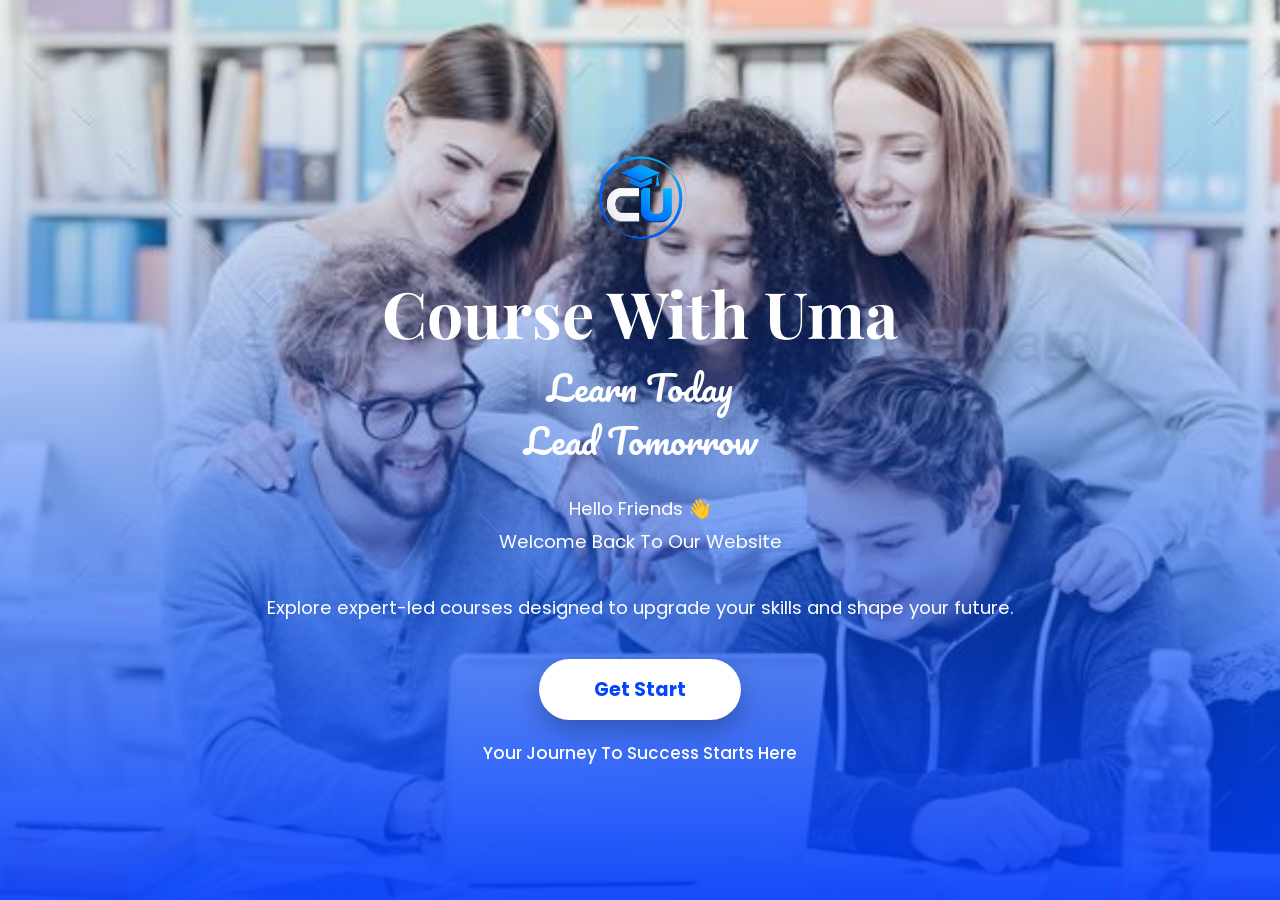
<file: index.html>
<!DOCTYPE html>
<html lang="en">
<head>
<meta charset="UTF-8">
<meta name="viewport" content="width=device-width, initial-scale=1.0">
<title>Course With Uma</title>

<link href="https://fonts.googleapis.com/css2?family=Pacifico&family=Poppins:wght@300;400;500;600;700&family=Playfair+Display:wght@700&display=swap" rel="stylesheet">


<style>


*{

margin:0;
padding:0;
box-sizing:border-box;

}



body{

height:100vh;

overflow:hidden;

font-family:'Poppins',sans-serif;

}




.hero{


height:100vh;

width:100%;


background:url("images/splash-bg.jpg") center/cover no-repeat;


position:relative;


display:flex;

align-items:center;

justify-content:center;


}





/* Bottom blue fade */

.overlay{


position:absolute;

inset:0;


background:

linear-gradient(

to top,

rgba(0,60,255,0.90) 0%,

rgba(0,80,255,0.55) 35%,

rgba(0,80,255,0.15) 75%,

rgba(0,80,255,0) 100%

);


}




/*.content{


position:relative;

z-index:2;


width:100%;


max-width:900px;


text-align:center;


color:white;


padding:20px;


transform:translateY(25px);


} */

.content{


position:relative;

z-index:2;


width:100%;


max-width:900px;


text-align:center;


color:white;


padding:20px;


/*transform:translateY(-15px);*/


}




.logo{


width:135px;


height:135px;


object-fit:contain;


margin-bottom:-1px;


}





h1{


font-family:'Playfair Display',serif;


font-size:4rem;


font-weight:700;


line-height:1.2;


}





h2{


font-family:'Pacifico',cursive;


font-size:2.2rem;


font-weight:400;


line-height:1.5;


margin-top:10px;


}




p{


font-family:'Poppins',sans-serif;


font-size:1.15rem;


font-weight:400;


line-height:1.8;


margin-top:25px;


}




.btn{


margin-top:35px;


display:inline-block;


padding:16px 55px;


background:white;


color:#0645ff;


text-decoration:none;


border-radius:50px;


font-size:1.2rem;


font-weight:700;


box-shadow:0 10px 25px rgba(0,0,0,.25);


}





.bottom{


margin-top:20px;


font-size:17px;


font-weight:500;


}





@media(max-width:768px){


.logo{

width:95px;

height:95px;

}


h1{

font-size:2.7rem;

}


h2{

font-size:1.5rem;

}


p{

font-size:1rem;

}


}



</style>

</head>

<body>

<section class="hero">

<div class="overlay"></div>

<div class="content">

<img src="images/logo2.jpg" class="logo">

<h1>Course With Uma</h1>

<h2>Learn Today<br>Lead Tomorrow</h2>

<p>
Hello Friends 👋<br>
Welcome Back To Our Website
<br><br>
Explore expert-led courses designed
to upgrade your skills and shape your future.
</p>

<a href="home.html" class="btn">
Get Start
</a>

<div class="bottom">
Your Journey To Success Starts Here
</div>

</div>

</section>

</body>
</html>
</file>
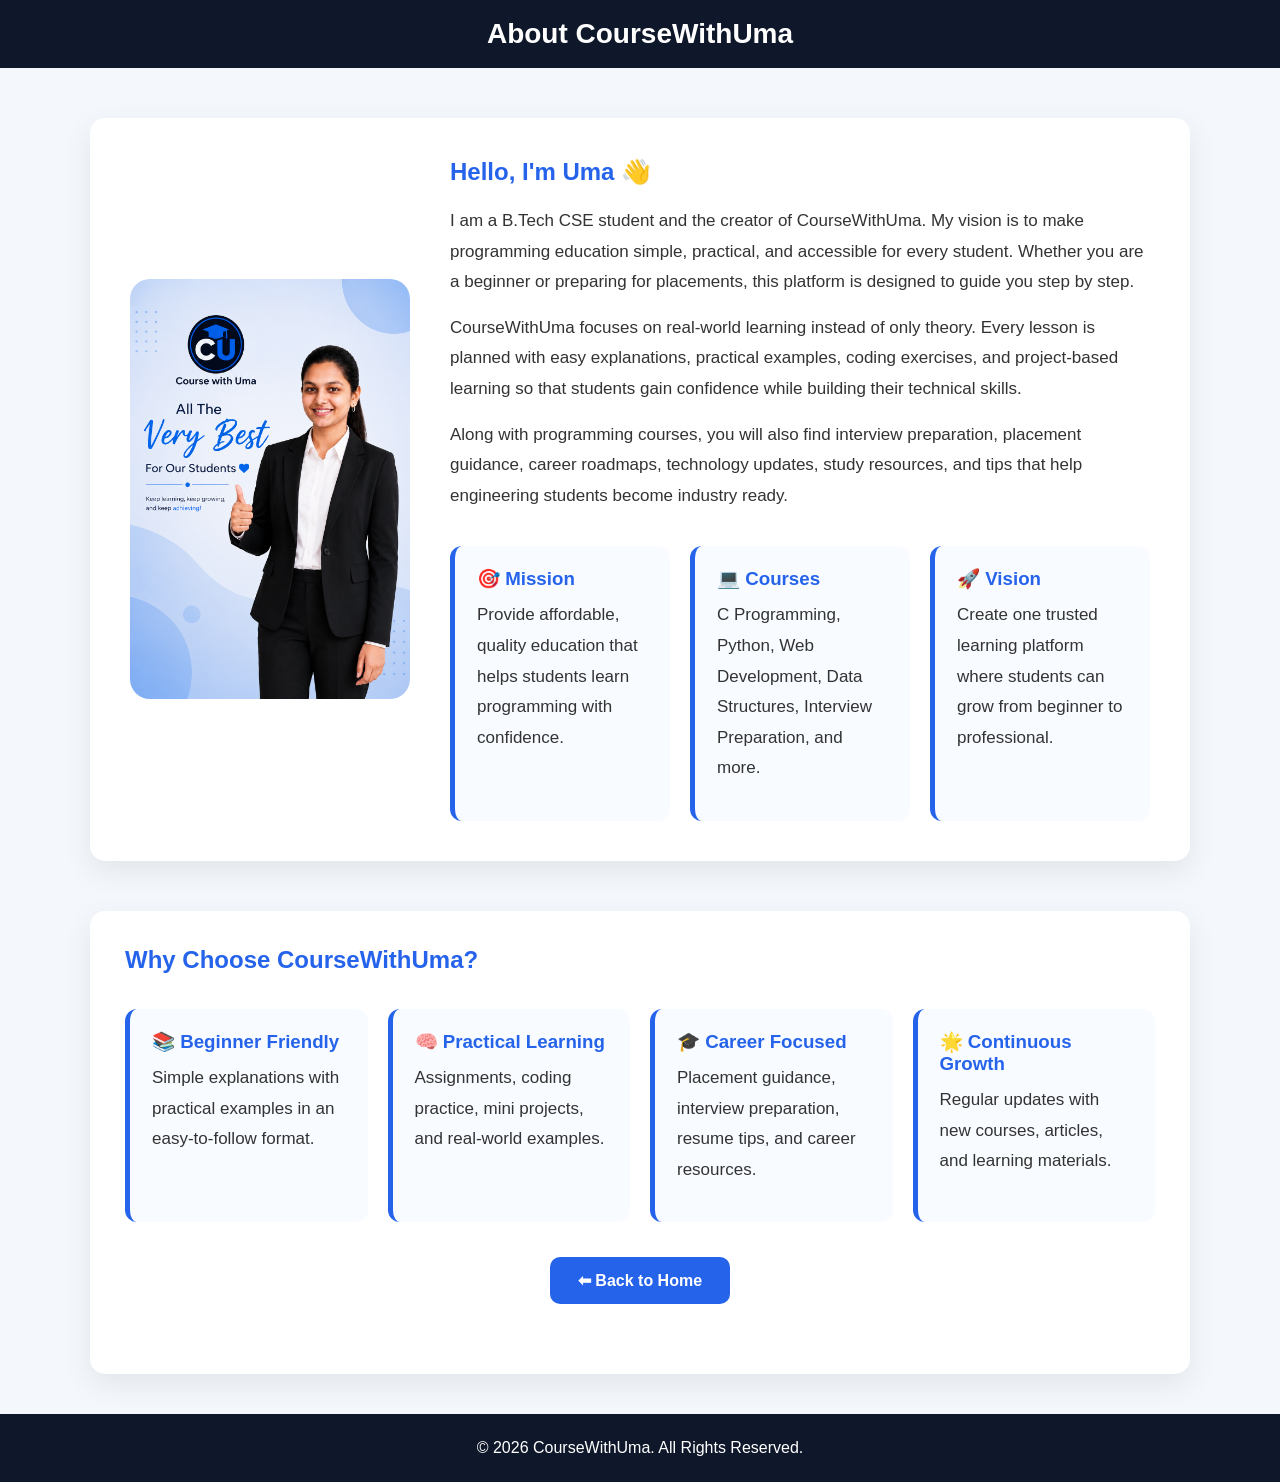
<file: about.html>
<!DOCTYPE html>
<html lang="en"><head><meta charset="UTF-8"><meta name="viewport" content="width=device-width,initial-scale=1.0"><title>About | CourseWithUma</title>
<style>
*{margin:0;padding:0;box-sizing:border-box;font-family:Segoe UI,sans-serif}
body{background:#f4f7fb;color:#333}
header{background:#0f172a;color:#fff;padding:18px;text-align:center;font-size:28px;font-weight:bold}
.container{max-width:1100px;margin:50px auto;background:#fff;border-radius:15px;padding:40px;box-shadow:0 10px 30px rgba(0,0,0,.08);display:flex;gap:40px;align-items:center;flex-wrap:wrap}
img{width:280px;border-radius:20px}
.content{flex:1}
.reveal{opacity:0;transform:translateY(30px);transition:all .6s ease}
.reveal.show{opacity:1;transform:translateY(0)}
h2{color:#2563eb;margin-bottom:20px}
p{line-height:1.8;font-size:17px;margin-bottom:15px}
.cards{display:grid;grid-template-columns:repeat(auto-fit,minmax(220px,1fr));gap:20px;margin-top:35px}
.card{background:#f8fbff;padding:22px;border-radius:12px;transition:.3s;border-left:5px solid #2563eb}
.card:hover{transform:translateY(-6px);box-shadow:0 10px 25px rgba(37,99,235,.15)}
.section{max-width:1100px;margin:0 auto 40px;background:#fff;padding:35px;border-radius:15px;box-shadow:0 10px 30px rgba(0,0,0,.08)}
.card h3{color:#2563eb;margin-bottom:10px}
.back{text-align:center;margin:35px 0}
.back a{display:inline-block;background:#2563eb;color:#fff;text-decoration:none;padding:14px 28px;border-radius:10px;font-weight:600;transition:.3s}
.back a:hover{background:#1d4ed8;transform:translateY(-3px)}
footer{text-align:center;padding:25px;background:#0f172a;color:#fff;margin-top:40px}
</style></head><body>
<header>About CourseWithUma</header>
<div class="container">
<img class="reveal" src="images/uma.png">
<div class="content">
<h2 class="reveal">Hello, I'm Uma 👋</h2>
<p class="reveal">I am a B.Tech CSE student and the creator of CourseWithUma. My vision is to make programming education simple, practical, and accessible for every student. Whether you are a beginner or preparing for placements, this platform is designed to guide you step by step.</p>
<p class="reveal">CourseWithUma focuses on real-world learning instead of only theory. Every lesson is planned with easy explanations, practical examples, coding exercises, and project-based learning so that students gain confidence while building their technical skills.</p>
<p class="reveal">Along with programming courses, you will also find interview preparation, placement guidance, career roadmaps, technology updates, study resources, and tips that help engineering students become industry ready.</p>
<div class="cards">
<div class="card reveal"><h3>🎯 Mission</h3><p>Provide affordable, quality education that helps students learn programming with confidence.</p></div>
<div class="card reveal"><h3>💻 Courses</h3><p>C Programming, Python, Web Development, Data Structures, Interview Preparation, and more.</p></div>
<div class="card reveal"><h3>🚀 Vision</h3><p>Create one trusted learning platform where students can grow from beginner to professional.</p></div>
</div></div></div>
<div class="section">
<h2 class="reveal">Why Choose CourseWithUma?</h2>
<div class="cards">
<div class="card reveal"><h3>📚 Beginner Friendly</h3><p>Simple explanations with practical examples in an easy-to-follow format.</p></div>
<div class="card reveal"><h3>🧠 Practical Learning</h3><p>Assignments, coding practice, mini projects, and real-world examples.</p></div>
<div class="card reveal"><h3>🎓 Career Focused</h3><p>Placement guidance, interview preparation, resume tips, and career resources.</p></div>
<div class="card reveal"><h3>🌟 Continuous Growth</h3><p>Regular updates with new courses, articles, and learning materials.</p></div>
</div>
<div class="back reveal"><a href="home.html">⬅ Back to Home</a></div>
</div>
<footer>© 2026 CourseWithUma. All Rights Reserved.</footer>
<script>
const obs=new IntersectionObserver(es=>es.forEach(e=>{if(e.isIntersecting)e.target.classList.add('show')}),{threshold:.1});
document.querySelectorAll('.reveal').forEach(el=>obs.observe(el));
</script>
</body></html>
</file>
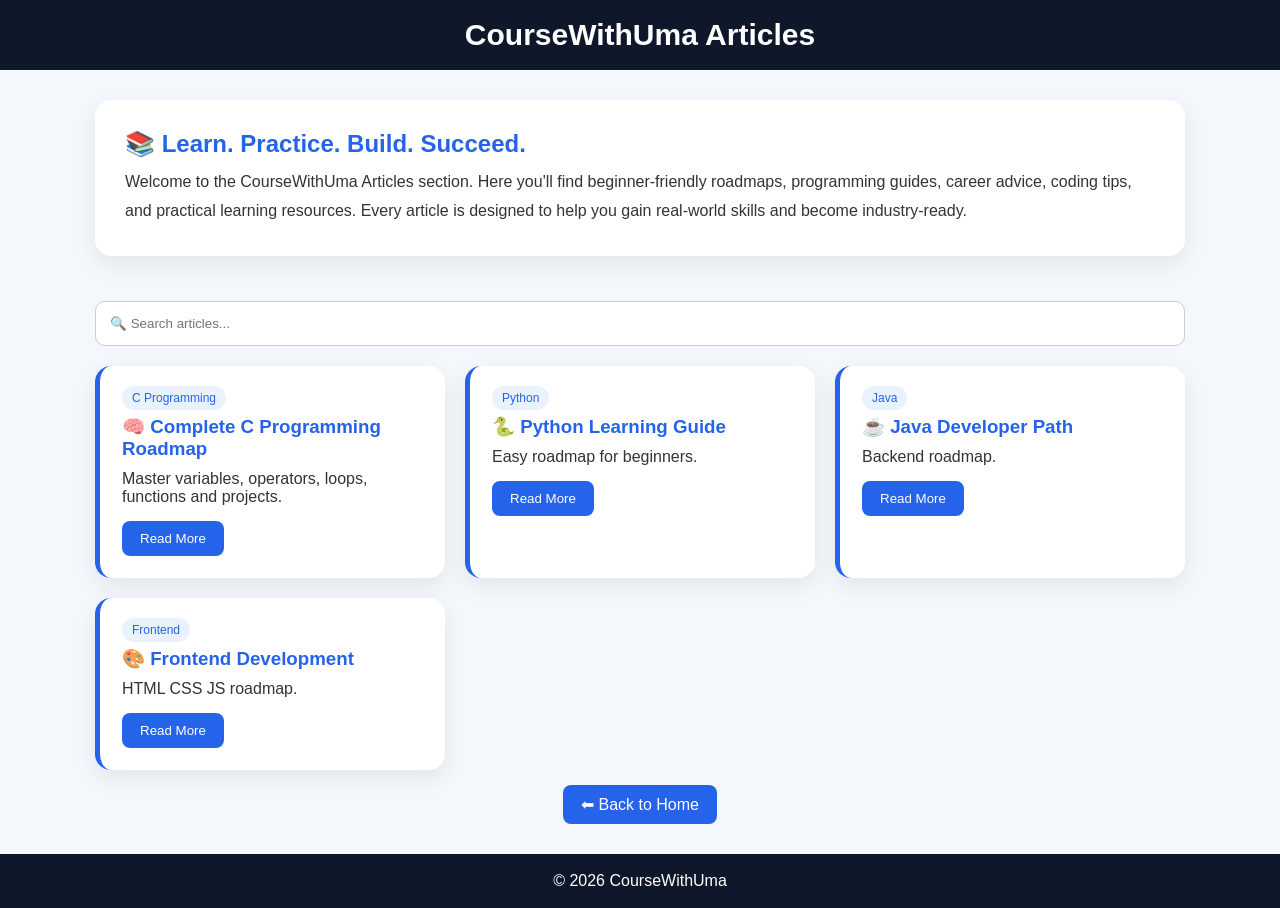
<file: articles.html>
<!DOCTYPE html><html lang='en'><head><meta charset='UTF-8'><meta name='viewport' content='width=device-width,initial-scale=1'>
<title>Articles | CourseWithUma</title><style>
*{margin:0;padding:0;box-sizing:border-box;font-family:Segoe UI,sans-serif}body{background:#f4f7fb;color:#333}
header,footer{background:#0f172a;color:#fff;text-align:center;padding:18px}header{font-size:30px;font-weight:700}
.wrap{max-width:1150px;margin:auto;padding:30px}.hero,.card{background:#fff;border-radius:16px;box-shadow:0 8px 25px rgba(0,0,0,.08)}
.hero{padding:30px;margin-bottom:25px}.hero h2{color:#2563eb}.hero p{line-height:1.8;margin-top:10px}
input{width:100%;padding:14px;border:1px solid #ccc;border-radius:10px;margin:20px 0}
.grid{display:grid;grid-template-columns:repeat(auto-fit,minmax(260px,1fr));gap:20px}
.card{padding:22px;border-left:5px solid #2563eb;transition:.3s}.card:hover{transform:translateY(-6px)}
.tag{background:#eaf2ff;color:#2563eb;padding:5px 10px;border-radius:20px;font-size:12px}
.card h3{margin:10px 0;color:#2563eb}.btn,.back{display:inline-block;background:#2563eb;color:#fff;text-decoration:none;padding:10px 18px;border-radius:8px;margin-top:15px;border:none;cursor:pointer}
.reveal{opacity:0;transform:translateY(25px);transition:.6s}.show{opacity:1;transform:none}
.modal{display:none;position:fixed;inset:0;background:rgba(0,0,0,.65);padding:25px;overflow:auto}.box{max-width:900px;margin:40px auto;background:#fff;padding:30px;border-radius:15px}.close{float:right;font-size:28px;cursor:pointer}
</style></head><body>
<header>CourseWithUma Articles</header>
<div class='wrap'>
<div class='hero reveal'><h2>📚 Learn. Practice. Build. Succeed.</h2><p>Welcome to the CourseWithUma Articles section. Here you'll find beginner-friendly roadmaps, programming guides, career advice, coding tips, and practical learning resources. Every article is designed to help you gain real-world skills and become industry-ready.</p></div>
<input id='search' placeholder='🔍 Search articles...'>
<div class='grid' id='grid'></div>
<div style='text-align:center'><a class='back' href='home.html'>⬅ Back to Home</a></div>
</div>
<div class='modal' id='m'><div class='box'><span class='close' onclick='m.style.display="none"'>&times;</span><div id='content'></div></div></div>
<footer>© 2026 CourseWithUma</footer>
<script>
const data=[
["C Programming","🧠 Complete C Programming Roadmap","Master variables, operators, loops, functions and projects.","<h2>🧠 Complete C Programming Roadmap</h2><p>🌟 C is one of the best languages to build programming logic. Start with syntax, variables, data types, operators, input/output, conditional statements, loops, arrays, strings, functions, pointers, structures and file handling. Practice at least 5-10 programs for every topic. Build mini projects like Calculator, Student Management System and Banking System. 🚀</p><br> <p>✅ Roadmap:<br>1. Basics<br>2. Operators<br>3. Control Statements<br>4. Functions<br>5. Arrays & Strings<br>6. Pointers<br>7. Structures<br>8. File Handling<br>9. Projects<br>10. Interview Questions</p><br><p>💡 Tip: Practice daily instead of only watching videos.</p>"],
["Python","🐍 Python Learning Guide","Easy roadmap for beginners.","<h2>🐍 Python Complete Roadmap</h2><p>🚀 Start with Python syntax, variables, operators, loops, functions, lists, tuples, dictionaries, sets and file handling. Then learn Object-Oriented Programming, modules, exception handling and APIs.</p><p>🛠️ Build projects like Calculator, To-Do App, Weather App, Automation Scripts, Web Scraper, Chatbot and Flask/Django applications.</p><br><p>📍 Roadmap:<br>1. Basics<br>2. Data Structures<br>3. Functions<br>4. OOP<br>5. File Handling<br>6. APIs<br>7. Flask/Django<br>8. SQL<br>9. Projects<br>10. Interview Preparation.</p><br><p>💡 Practice daily and solve coding challenges.</p>"],
["Java","☕ Java Developer Path","Backend roadmap.","<h2>☕ Java Developer Roadmap</h2><p>📘 Learn Core Java, variables, loops, OOP, inheritance, polymorphism, collections, exception handling, JDBC and multithreading.</p><p>🌐 Next, master Spring Boot, REST APIs, MySQL, Maven, Git and deployment.</p><br><p>📍 Roadmap:<br>1. Core Java<br>2. OOP<br>3. Collections<br>4. JDBC<br>5. SQL<br>6. Spring Boot<br>7. REST API<br>8. Projects<br>9. DSA<br>10. Placement Preparation.</p><br><p>🏆 Build Banking, Library, Student Management and E-Commerce projects.</p>"],
["Frontend","🎨 Frontend Development","HTML CSS JS roadmap.","<h2>🎨 Frontend Developer Roadmap</h2><p>✨ Learn HTML, semantic tags, forms and accessibility. Continue with CSS, Flexbox, Grid, animations and responsive design.</p><p>⚡ Master JavaScript, DOM, ES6, APIs, Git, GitHub and React. Learn basic deployment using GitHub Pages or Netlify.</p><br><p>📍 Roadmap:<br>1. HTML<br>2. CSS<br>3. Responsive Design<br>4. JavaScript<br>5. DOM<br>6. APIs<br>7. Git & GitHub<br>8. React<br>9. Projects<br>10. Portfolio.</p><br><p>🎯 Build Landing Pages, Dashboards, Portfolio Websites, E-commerce UI and Course Platforms.</p>"]
];
const grid=document.getElementById('grid');
function render(list){grid.innerHTML='';list.forEach((d,i)=>grid.innerHTML+=`<div class="card reveal"><span class=tag>${d[0]}</span><h3>${d[1]}</h3><p>${d[2]}</p><button class=btn onclick="openArt(${i})">Read More</button></div>`);obs();}
render(data);
function openArt(i){content.innerHTML=data[i][3];m.style.display='block'}
search.oninput=()=>{let t=search.value.toLowerCase();render(data.filter(x=>x.join(' ').toLowerCase().includes(t)))}
function obs(){const io=new IntersectionObserver(es=>es.forEach(e=>{if(e.isIntersecting)e.target.classList.add('show')}));document.querySelectorAll('.reveal').forEach(e=>io.observe(e));}
</script></body></html>
</file>
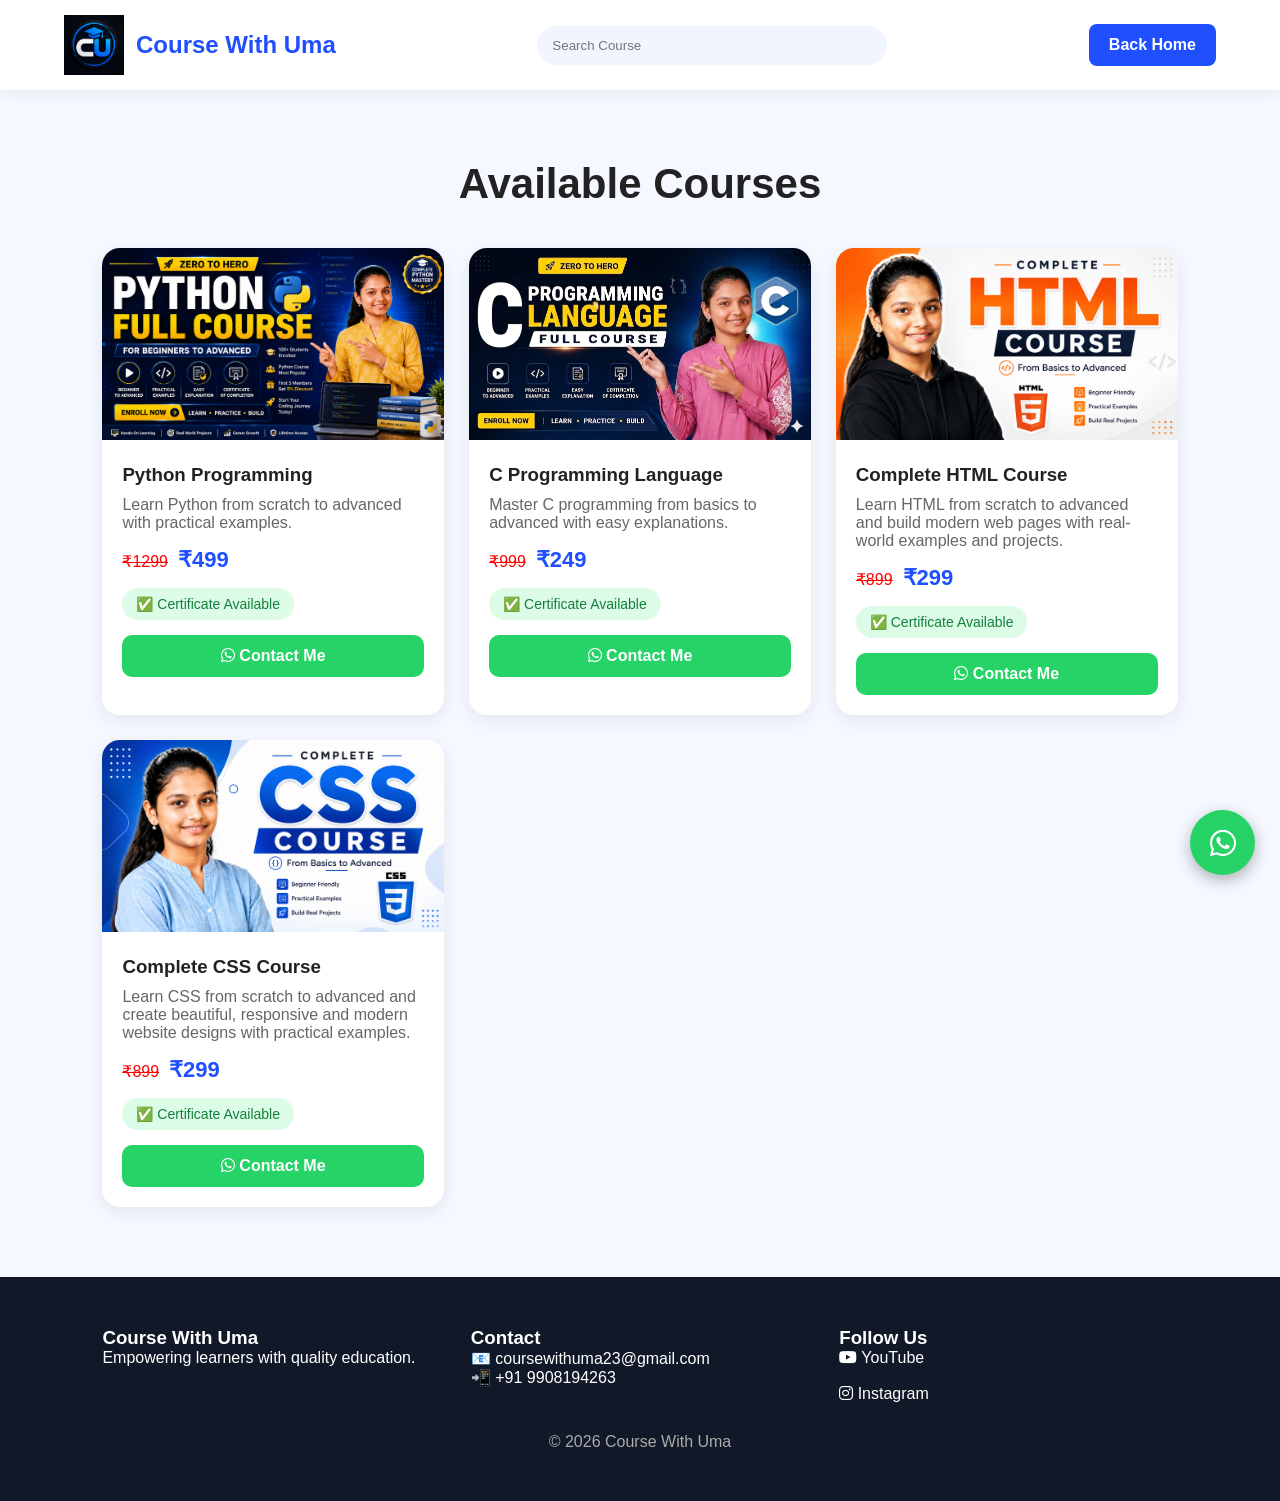
<file: courses.html>
<!DOCTYPE html>
<html lang="en">
<head>
<meta charset="UTF-8">
<meta name="viewport" content="width=device-width, initial-scale=1.0">
<title>Available Courses</title>
<link rel="stylesheet" href="css/style.css">
<link rel="stylesheet" href="https://cdnjs.cloudflare.com/ajax/libs/font-awesome/6.5.1/css/all.min.css">
</head>
<body>
<header class="header">
<div class="logo-section">
<img src="images/logo.png" class="logo">
<h2>Course With Uma</h2>
</div>
<div class="search-box">
<input type="text" id="courseSearch" placeholder="Search Course">
</div>
<a href="home.html" class="btn-blue">Back Home</a>
</header>

<section class="popular">
<h1>Available Courses</h1>

<div class="course-grid" id="courseContainer">

<div class="card">
<img src="images/python.jpg">
<div class="card-body">
<h3>Python Programming</h3>
<p>Learn Python from scratch to advanced with practical examples.</p>
<div class="price"><span class="old">₹1299</span><span class="new">₹499</span></div>
<div class="badge">✅ Certificate Available</div>
<a href="https://wa.me/919908194263" target="_blank" class="whatsapp"><i class="fab fa-whatsapp"></i> Contact Me</a>
</div></div>

<div class="card">
<img src="images/c.jpg">
<div class="card-body">
<h3>C Programming Language</h3>
<p>Master C programming from basics to advanced with easy explanations.</p>
<div class="price"><span class="old">₹999</span><span class="new">₹249</span></div>
<div class="badge">✅ Certificate Available</div>
<a href="https://wa.me/919908194263" target="_blank" class="whatsapp"><i class="fab fa-whatsapp"></i> Contact Me</a>
</div></div>

<!--<div class="card">
<img src="images/java.jpg">
<div class="card-body">
<h3>Complete Java Course</h3>
<p>Learn Java, OOP, Collections, Exception Handling and Projects.</p>
<div class="price"><span class="old">₹1999</span><span class="new">₹349</span></div>
<div class="badge">✅ Certificate Available</div>
<a href="https://wa.me/919908194263" target="_blank" class="whatsapp"><i class="fab fa-whatsapp"></i> Contact Me</a>
</div></div> -->

<div class="card">
<img src="images/html.jpg">
<div class="card-body">
<h3>Complete HTML Course</h3>
<p>
Learn HTML from scratch to advanced and build modern web pages with real-world examples and projects.</p>
<div class="price"><span class="old">₹899</span><span class="new">₹299</span></div>
<div class="badge">✅ Certificate Available</div>
<a href="https://wa.me/919908194263" target="_blank" class="whatsapp"><i class="fab fa-whatsapp"></i> Contact Me</a>
</div></div>


<div class="card">
<img src="images/css.jpg">
<div class="card-body">
<h3>Complete CSS Course</h3>
<p>
Learn CSS from scratch to advanced and create beautiful, responsive and modern website designs with practical examples.</p>
<div class="price"><span class="old">₹899</span><span class="new">₹299</span></div>
<div class="badge">✅ Certificate Available</div>
<a href="https://wa.me/919908194263" target="_blank" class="whatsapp"><i class="fab fa-whatsapp"></i> Contact Me</a>
</div></div>

</div>
</section>

<footer>

<div class="footer-grid">

<div>
<h3>Course With Uma</h3>
<p>Empowering learners with quality education.</p>
</div>

<div>
<h3>Contact</h3>
<p><a href="mailto:coursewithuma23@gmail.com" class="contact-link">📧 coursewithuma23@gmail.com</a></p>
<p><a href="tel:+919908194263" class="contact-link">📲 +91 9908194263</a></p>
</div>

<div>
<h3>Follow Us</h3>
<a href="https://www.youtube.com/channel/UCtoZ_0yI09gvQpH_T7W6B7g" target="_blank"><i class="fab fa-youtube"></i> YouTube</a>
<br><br>
<a href="https://www.instagram.com/991betterdailytrend/" target="_blank"><i class="fab fa-instagram"></i> Instagram</a>
</div>

</div>

<p class="copyright">© 2026 Course With Uma</p>

</footer>

<a href="https://wa.me/919908194263" target="_blank" class="float-whatsapp">
<i class="fab fa-whatsapp"></i>
</a>

<script src="js/script.js"></script>
</body>
</html>
</file>
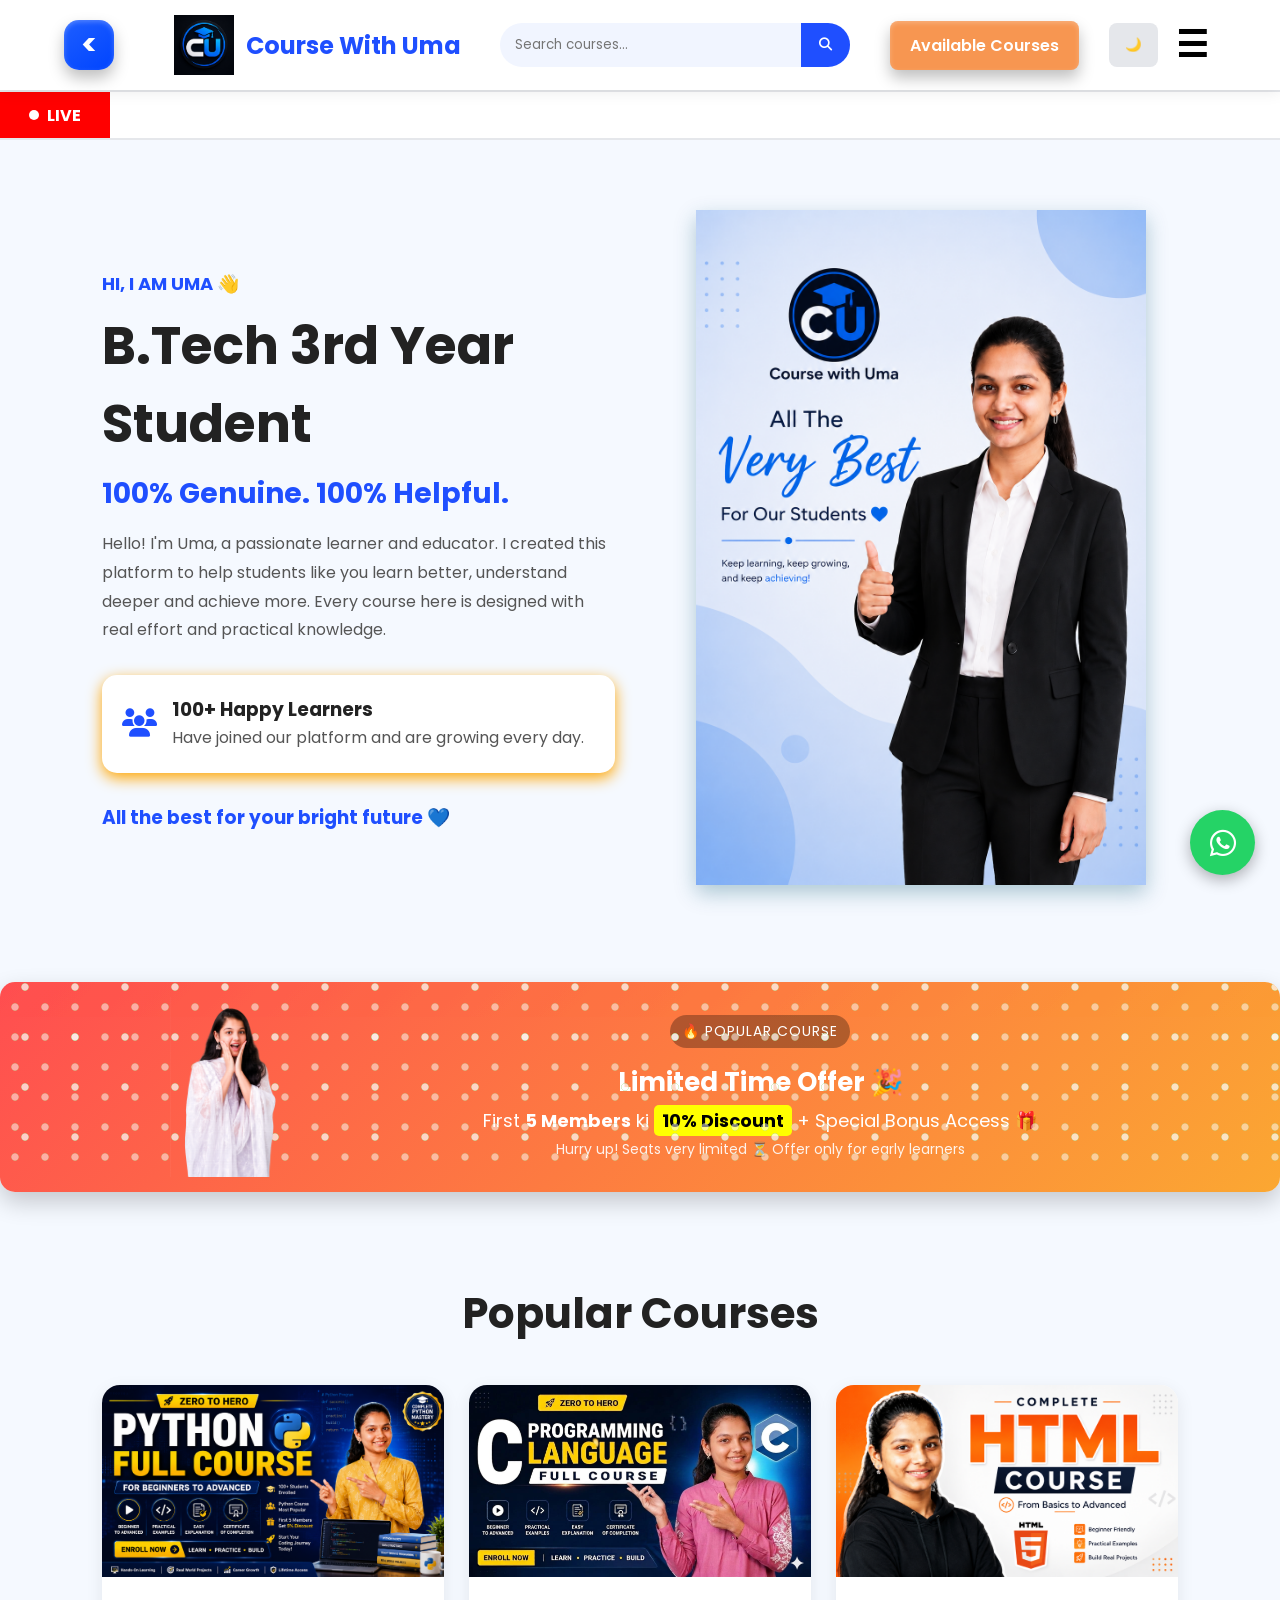
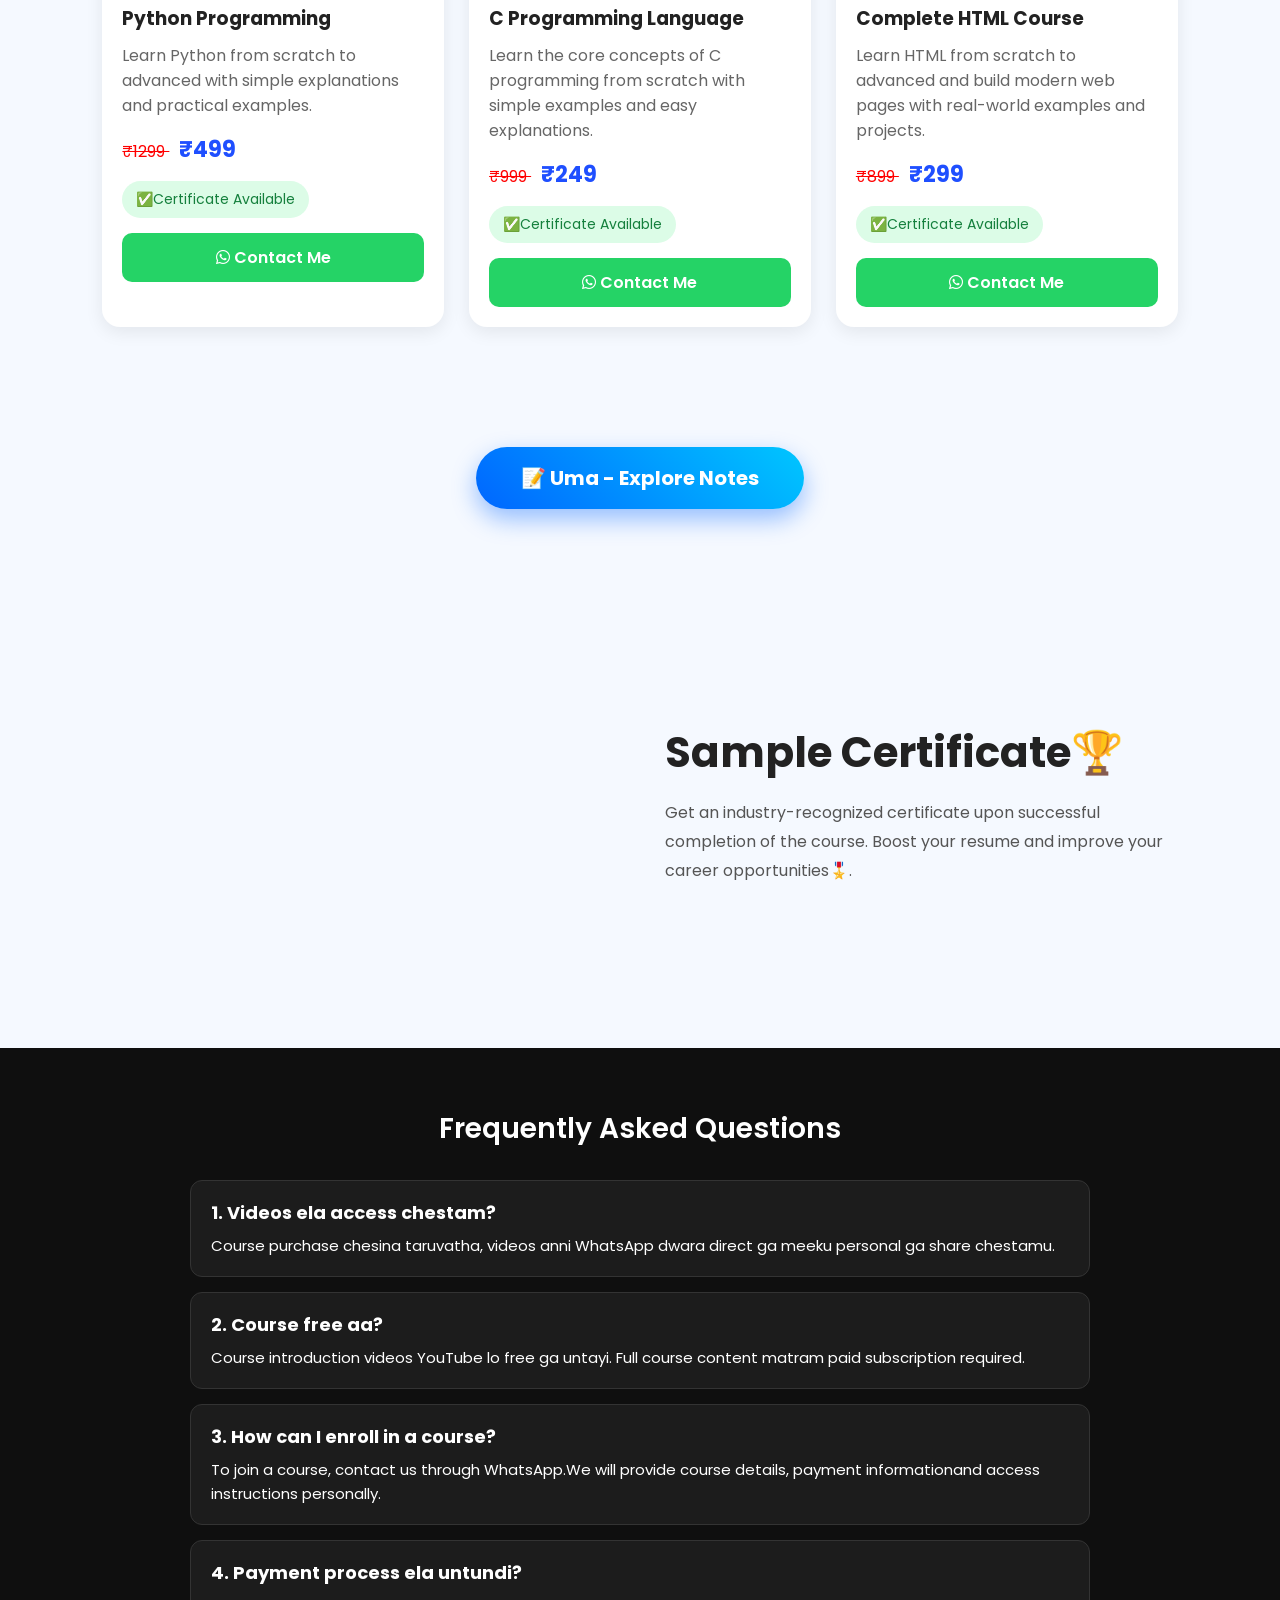
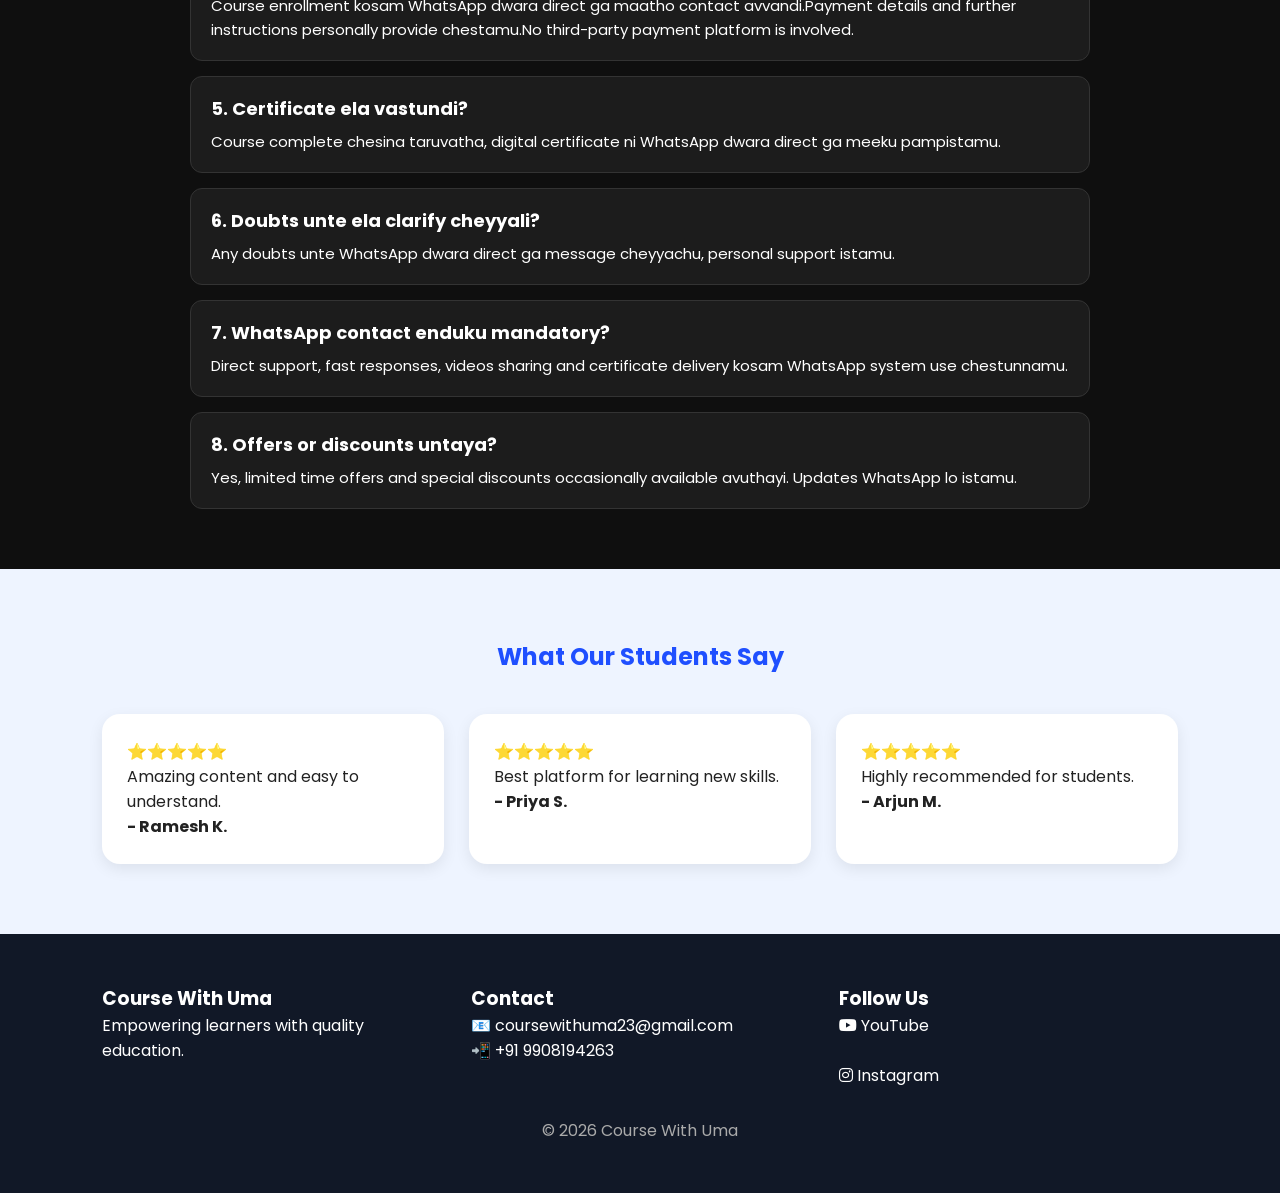
<file: home.html>
<!DOCTYPE html>
<html lang="en">
<head>
<meta charset="UTF-8">
<meta name="viewport" content="width=device-width, initial-scale=1.0">
<title>Course With Uma</title>

<link href="https://fonts.googleapis.com/css2?family=Poppins:wght@300;400;500;600;700&display=swap" rel="stylesheet">
<link rel="stylesheet"
href="https://cdnjs.cloudflare.com/ajax/libs/font-awesome/6.5.1/css/all.min.css">
 
<link href="https://fonts.googleapis.com/icon?family=Material+Icons" rel="stylesheet">
 
<link rel="stylesheet" href="css/style.css">
</head>

<body>

<!-- HEADER -->

 <header class="header">

   <a href="index.html" class="back-btn">
        &lt;
    </a>

<div class="logo-section">
<img src="images/logo.png" class="logo">
<h2>Course With Uma</h2>
</div>

<div class="search-box">
<input type="text"
id="searchInput"
placeholder="Search courses...">

<button>
<i class="fas fa-search"></i>
</button>
</div>

<div class="nav-buttons">

<a href="courses.html" class="btn-dark">
Available Courses
</a>


<button id="themeBtn" class="theme-btn">
🌙
</button>

   <button id="menuBtn" class="menu-btn">
    ☰
</button>
   
</div>

    <!-- SIDE MENU -->

<div id="sideMenu" class="side-menu">

      <!-- Close Button -->
<span id="closeBtn" class="material-icons close-btn">close</span>
 
<a href="home.html">Home</a>
<a href="courses.html">Courses</a>
<a href="notes.html">Notes</a>
<a href="about.html">About</a>
<a href="articles.html">Articles</a>
<a href="contact.html">Contact Us</a>

</div>

</header> 



<!-- ABOUT SECTION -->

<!--live-->

<div class="live-news">

    <div class="live-tag">
        <span class="dot"></span>
        LIVE
    </div>

    <div class="marquee">
        <div class="marquee-content">
            🔥 100+ Students Successfully Enrolled • 📞 Hundreds of Learners Contacted Us • 🐍 Python Course is One of the Most Popular Courses on Our Website • 🎁 First 5 Members Get 5% Discount • 🚀 Start Your Learning Journey Today with Course With Uma •
        </div>
    </div>

</div>

<!--image about-->

<section class="about">

<div class="about-left">

<h5>HI, I AM UMA 👋</h5>

<h1>
B.Tech 3rd Year Student
</h1>

<h2>
100% Genuine.
100% Helpful.
</h2>

<p>
Hello! I'm Uma, a passionate learner and educator.
I created this platform to help students like you
learn better, understand deeper and achieve more.

Every course here is designed with real effort
and practical knowledge.
</p>

<div class="members">

<div class="icon">
<i class="fas fa-users"></i>
</div>

<div>
<h3>100+ Happy Learners</h3>
<p>
Have joined our platform and are growing every day.
</p>
</div>

</div>

<h3 class="best">
All the best for your bright future 💙
</h3>

</div>

<div class="about-right">

<img src="images/uma.png">

</div>

</section>


<!-- offer -->

<!--
<div class="offer-banner">

  <div class="offer-badge">🔥 POPULAR COURSE</div>

  <h2 class="offer-title">
    Limited Time Offer 🎉
  </h2>

  <p class="offer-text">
    First <b>5 Members</b> ki <span class="highlight">10% Discount</span> + Special Bonus Access 🎁
  </p>

  <p class="offer-subtext">
    Hurry up! Seats very limited ⏳ Offer only for early learners
  </p>

</div>
-->

<div class="offer-banner">

    <div class="offer-image">
        <img src="images/shock_uma.png" alt="Bhargavi">
    </div>

    <div class="offer-content">
        <div class="offer-badge">🔥 POPULAR COURSE</div>

        <h2 class="offer-title">
            Limited Time Offer 🎉
        </h2>

        <p class="offer-text">
            First <b>5 Members</b> ki
            <span class="highlight">10% Discount</span>
            + Special Bonus Access 🎁
        </p>

        <p class="offer-subtext">
            Hurry up! Seats very limited ⏳ Offer only for early learners
        </p>
    </div>

</div>

<!-- POPULAR COURSES -->

<section class="popular">

<h1>Popular Courses</h1>

<div class="course-grid">

<!-- CARD 1 -->

<div class="card">

<img src="images/python.jpg">

<div class="card-body">

<h3>Python Programming</h3>

<p>
Learn Python from scratch to advanced with simple explanations and practical examples.
</p>

<div class="price">

<span class="old">
₹1299
</span>

<span class="new">
₹499
</span>

</div>

<div class="badge">
✅Certificate Available
</div>

<a href="https://wa.me/919908194263"
target="_blank"
class="whatsapp">

<i class="fab fa-whatsapp"></i>

Contact Me

</a>

</div>

</div>

<!-- CARD 2 -->

<div class="card">

<img src="images/c.jpg">

<div class="card-body">

<h3>C Programming Language</h3>

<p>
Learn the core concepts of C programming from scratch with simple examples and easy explanations.
</p>

<div class="price">

<span class="old">
₹999
</span>

<span class="new">
₹249
</span>

</div>

<div class="badge">
✅Certificate Available
</div>

<a href="https://wa.me/919908194263"
target="_blank"
class="whatsapp">

<i class="fab fa-whatsapp"></i>

Contact Me

</a>

</div>

</div>

<!-- CARD 3 -->

<div class="card">

<img src="images/html.jpg">

<div class="card-body">

<h3>Complete HTML Course</h3>

<p>
Learn HTML from scratch to advanced and build modern web pages with real-world examples and projects.
</p>

<div class="price">

<span class="old">
₹899
</span>

<span class="new">
₹299
</span>

</div>

<div class="badge">
✅Certificate Available
</div>

<a href="https://wa.me/919908194263"
target="_blank"
class="whatsapp">

<i class="fab fa-whatsapp"></i>

Contact Me

</a>

</div>

</div>

</div>

</section>


<!-- NOTES BUTTON -->

<div class="notes-container">

<a href="notes.html" class="notes-btn">

📝 Uma - Explore Notes

</a>

</div>


<!-- CERTIFICATE -->

<section class="certificate">

<div class="certificate-image">

<img src="images/certificate.jpg">

</div>

<div class="certificate-text">

<h2>Sample Certificate🏆</h2>

<p>
Get an industry-recognized certificate
upon successful completion of the course.

Boost your resume and improve your
career opportunities🎖️.
</p>

</div>

</section>

<!-- FAQ SECTION -->

<section class="faq-section">
  <h2 class="section-title">Frequently Asked Questions</h2>

  <div class="faq-container">

    <div class="faq-item">
      <h3>1. Videos ela access chestam?</h3>
      <p>Course purchase chesina taruvatha, videos anni WhatsApp dwara direct ga meeku personal ga share chestamu.</p>
    </div>

    <div class="faq-item">
      <h3>2. Course free aa?</h3>
      <p>Course introduction videos YouTube lo free ga untayi. Full course content matram paid subscription required.</p>
    </div>

    <div class="faq-item">
      <h3>3. How can I enroll in a course?</h3>
       <p>To join a course, contact us through WhatsApp.We will provide course details, payment informationand access instructions personally.</p>
    </div>
     
    <div class="faq-item">
      <h3>4. Payment process ela untundi?</h3>
      <p>Course enrollment kosam WhatsApp dwara direct ga maatho contact avvandi.Payment details and further instructions personally provide chestamu.No third-party payment platform is involved.</p>
    </div>
       
    <div class="faq-item">
      <h3>5. Certificate ela vastundi?</h3>
      <p>Course complete chesina taruvatha, digital certificate ni WhatsApp dwara direct ga meeku pampistamu.</p>
    </div>

    <div class="faq-item">
      <h3>6. Doubts unte ela clarify cheyyali?</h3>
      <p>Any doubts unte WhatsApp dwara direct ga message cheyyachu, personal support istamu.</p>
    </div>

    <div class="faq-item">
      <h3>7. WhatsApp contact enduku mandatory?</h3>
      <p>Direct support, fast responses, videos sharing and certificate delivery kosam WhatsApp system use chestunnamu.</p>
    </div>

    <div class="faq-item">
      <h3>8. Offers or discounts untaya?</h3>
      <p>Yes, limited time offers and special discounts occasionally available avuthayi. Updates WhatsApp lo istamu.</p>
    </div>

  </div>
</section>


<!-- REVIEWS -->

<section class="reviews">

<h1>What Our Students Say</h1>

<div class="review-grid">

<div class="review">

⭐⭐⭐⭐⭐

<p>
Amazing content and easy to understand.
</p>

<h4>- Ramesh K.</h4>

</div>

<div class="review">

⭐⭐⭐⭐⭐

<p>
Best platform for learning new skills.
</p>

<h4>- Priya S.</h4>

</div>

<div class="review">

⭐⭐⭐⭐⭐

<p>
Highly recommended for students.
</p>

<h4>- Arjun M.</h4>

</div>

</div>

</section>



<!-- FOOTER -->

<footer>

<div class="footer-grid">

<div>

<h3>Course With Uma</h3>

<p>
Empowering learners with quality education.
</p>

</div>

<div>


<h3>Contact</h3>

<p>
    <a href="mailto:coursewithuma23@gmail.com" class="contact-link">
        📧 coursewithuma23@gmail.com
    </a>
</p>

<p>
    <a href="tel:+919908367363" class="contact-link">
       📲 +91 9908194263
    </a>
</p>

</div>

<div>

<h3>Follow Us</h3>

<a href="https://www.youtube.com/channel/UCtoZ_0yI09gvQpH_T7W6B7g"
target="_blank">

<i class="fab fa-youtube"></i>

YouTube

</a>

<br><br>

<a href="https://www.instagram.com/991betterdailytrend/"
target="_blank">

<i class="fab fa-instagram"></i>

Instagram

</a>

</div>

</div>

<p class="copyright">

© 2026 Course With Uma

</p>

</footer>

<!-- FLOATING WHATSAPP -->

<a href="https://wa.me/919908194263"
target="_blank"
class="float-whatsapp">

<i class="fab fa-whatsapp"></i>

</a>

<script src="js/script.js"></script>

</body>
</html>
</file>
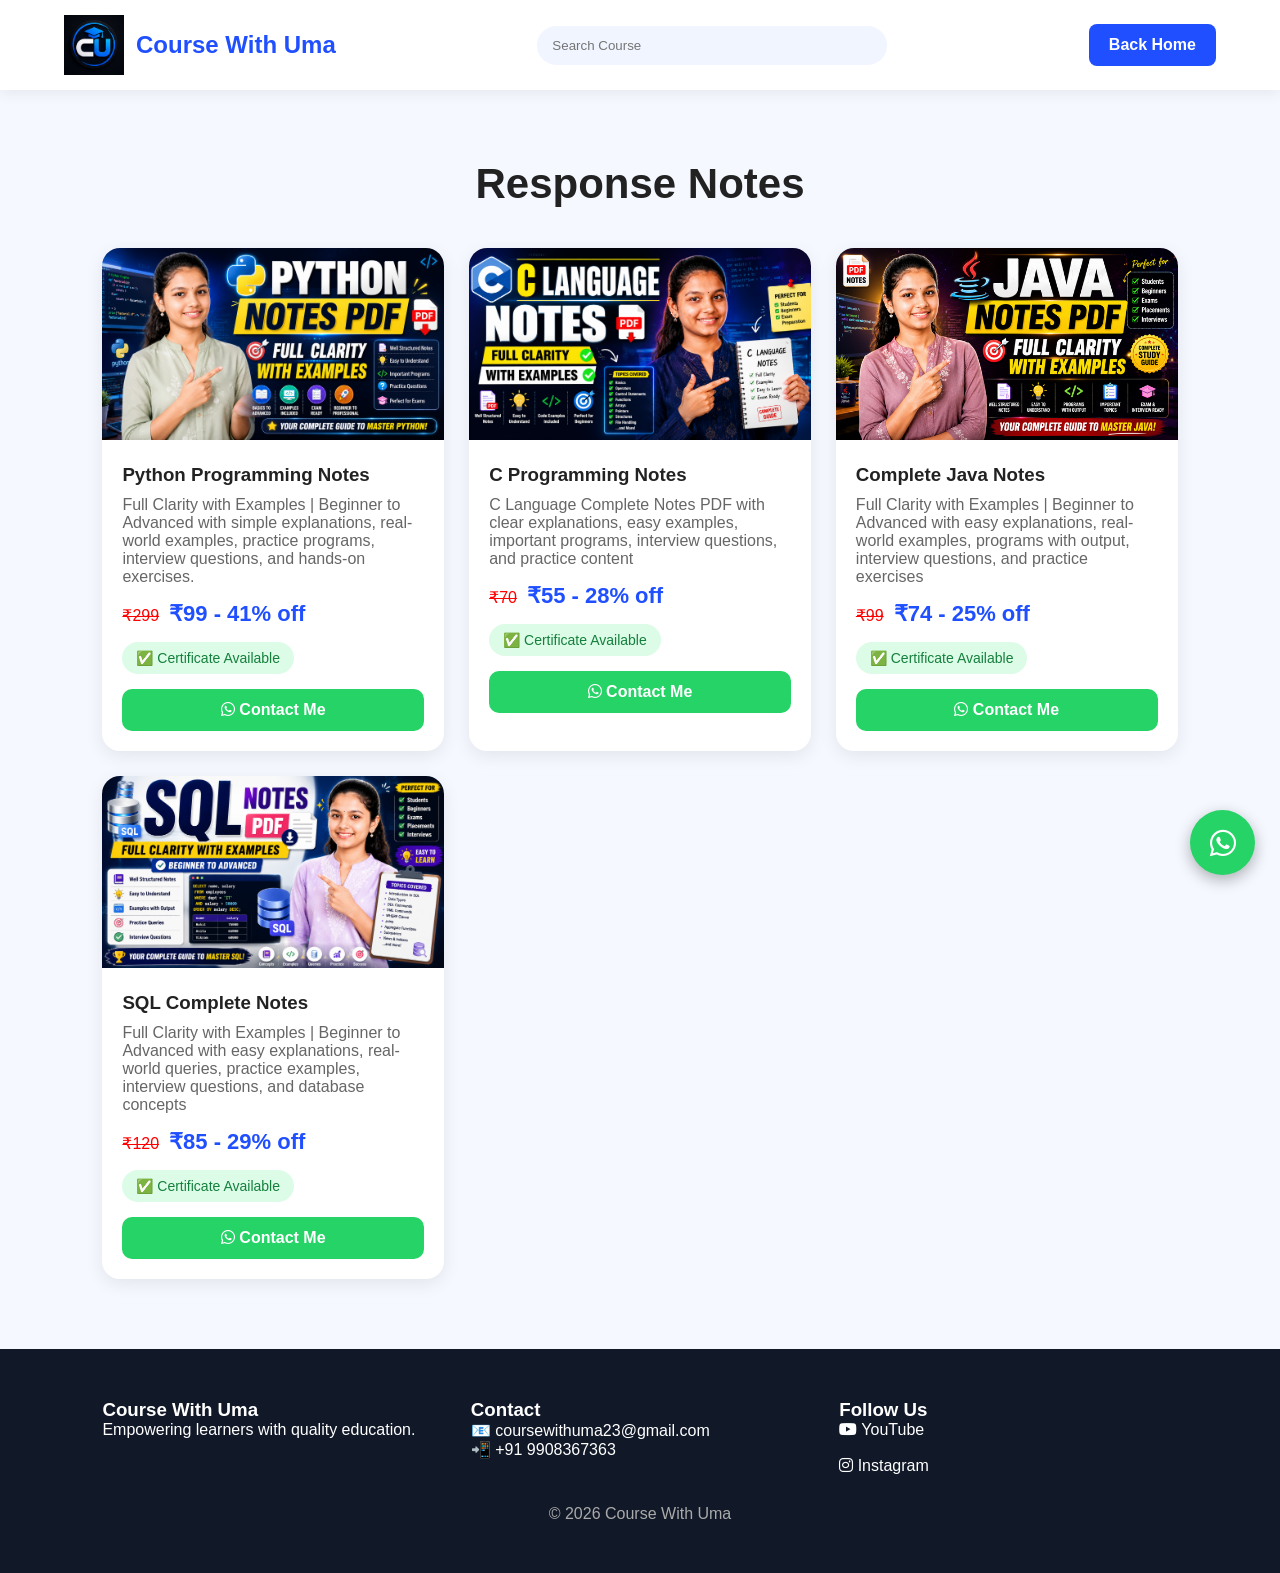
<file: notes.html>
<!DOCTYPE html>
<html lang="en">
<head>
<meta charset="UTF-8">
<meta name="viewport" content="width=device-width, initial-scale=1.0">
<title>notes</title>
<link rel="stylesheet" href="css/style.css">
<link rel="stylesheet" href="https://cdnjs.cloudflare.com/ajax/libs/font-awesome/6.5.1/css/all.min.css">
</head>
<body>
<header class="header">
<div class="logo-section">
<img src="images/logo.png" class="logo">
<h2>Course With Uma</h2>
</div>
<div class="search-box">
<input type="text" id="courseSearch" placeholder="Search Course">
</div>
<a href="home.html" class="btn-blue">Back Home</a>
</header>

<section class="popular">
<h1>Response Notes </h1>

<div class="course-grid" id="courseContainer">

<div class="card">
<img src="images/py_note.png">
<div class="card-body">
<h3>Python Programming Notes</h3>
<p>Full Clarity with Examples | Beginner to Advanced with simple explanations, real-world examples, practice programs, interview questions, and hands-on exercises.
</p>
<div class="price"><span class="old">₹299</span><span class="new">₹99 - 41% off</span></div>
<div class="badge">✅ Certificate Available</div>
<a href="https://wa.me/919908194263" target="_blank" class="whatsapp"><i class="fab fa-whatsapp"></i> Contact Me</a>
</div></div>

<div class="card">
<img src="images/c_notes.png">
<div class="card-body">
<h3>C Programming Notes</h3>
<p>C Language Complete Notes PDF with clear explanations, easy examples, important programs, interview questions, and practice content
</p>
<div class="price"><span class="old">₹70</span><span class="new">₹55 - 28% off</span></div>
<div class="badge">✅ Certificate Available</div>
<a href="https://wa.me/919908194263" target="_blank" class="whatsapp"><i class="fab fa-whatsapp"></i> Contact Me</a>
</div></div>

<div class="card">
<img src="images/java_note.png">
<div class="card-body">
<h3>Complete Java Notes</h3>
<p>Full Clarity with Examples | Beginner to Advanced with easy explanations, real-world examples, programs with output, interview questions, and practice exercises
</p>
<div class="price"><span class="old">₹99</span><span class="new">₹74 - 25% off</span></div>
<div class="badge">✅ Certificate Available</div>
<a href="https://wa.me/919908194263" target="_blank" class="whatsapp"><i class="fab fa-whatsapp"></i> Contact Me</a>
</div></div>

<div class="card">
<img src="images/sql-note.png">
<div class="card-body">
<h3>SQL Complete Notes</h3>
<p>Full Clarity with Examples | Beginner to Advanced with easy explanations, real-world queries, practice examples, interview questions, and database concepts
</p>
<div class="price"><span class="old">₹120</span><span class="new">₹85 - 29% off</span></div>
<div class="badge">✅ Certificate Available</div>
<a href="https://wa.me/919908194263" target="_blank" class="whatsapp"><i class="fab fa-whatsapp"></i> Contact Me</a>
</div></div>

</div>
</section>

<footer>

<div class="footer-grid">

<div>
<h3>Course With Uma</h3>
<p>Empowering learners with quality education.</p>
</div>

<div>
<h3>Contact</h3>
<p><a href="mailto:coursewithuma23@gmail.com" class="contact-link">📧 coursewithuma23@gmail.com</a></p>
<p><a href="tel:+919908194263" class="contact-link">📲 +91 9908367363</a></p>
</div>

<div>
<h3>Follow Us</h3>
<a href="https://www.youtube.com/channel/UCtoZ_0yI09gvQpH_T7W6B7g" target="_blank"><i class="fab fa-youtube"></i> YouTube</a>
<br><br>
<a href="https://www.instagram.com/991betterdailytrend/" target="_blank"><i class="fab fa-instagram"></i> Instagram</a>
</div>

</div>

<p class="copyright">© 2026 Course With Uma</p>

</footer>

<a href="https://wa.me/919908194263" target="_blank" class="float-whatsapp">
<i class="fab fa-whatsapp"></i>
</a>

<script src="js/script.js"></script>
</body>
</html>
</file>
<file: css/style.css>
*{
margin:0;
padding:0;
box-sizing:border-box;
font-family:'Poppins',sans-serif;
scroll-behavior:smooth;
}

body{
background:#f5f9ff;
color:#222;
}

/* HEADER */

.header{
display:flex;
justify-content:space-between;
align-items:center;
padding:15px 5%;
background:#fff;
box-shadow:0 2px 15px rgba(0,0,0,.08);
position:sticky;
top:0;
z-index:999;
}


/* BACK BUTTON */

.back-btn{
    width:50px;
    height:50px;

    display:flex;
    align-items:center;
    justify-content:center;

    text-decoration:none;

    font-size:30px;
    font-weight:bold;

    color:white;

    background:linear-gradient(145deg,#1e5eff,#0044ff);

    border-radius:15px;

    box-shadow:
        0 8px 15px rgba(0,0,0,0.25),
        inset 0 2px 5px rgba(255,255,255,0.25);

    transition:all 0.3s ease;

    margin-right:20px;
}

.back-btn:hover{
    transform:translateY(-4px) scale(1.05);

    box-shadow:
        0 12px 20px rgba(0,0,0,0.35),
        inset 0 2px 5px rgba(255,255,255,0.3);
}

.back-btn:active{
    transform:translateY(2px);

    box-shadow:
        0 4px 8px rgba(0,0,0,0.2);
}




.logo-section{
display:flex;
align-items:center;
gap:12px;
}

.logo{
width:60px;
height:60px;
object-fit:contain;
}

.logo-section h2{
color:#1f4fff;
font-size:24px;
}

.search-box{
display:flex;
align-items:center;
background:#f1f5ff;
border-radius:40px;
overflow:hidden;
width:350px;
/*border-color:#f1f2f4;*/
}

.search-box input{
width:100%;
padding:12px 15px;
border:none;
outline:none;
background:transparent;
}

.search-box button{
background:#1f4fff;
color:white;
border:none;
padding:12px 18px;
cursor:pointer;
}

.nav-buttons{
display:flex;
align-items:center;
gap:10px;
}

.btn-blue{
padding:12px 20px;
background:#1f4fff;
color:white;
text-decoration:none;
border-radius:8px;
font-weight:600;
}

.btn-dark{
padding:12px 20px;
background:#f79651;
color:white;
text-decoration:none;
border-radius:8px;
font-weight:600;

box-shadow:
        0 8px 15px rgba(0,0,0,0.25),
        inset 0 2px 5px rgba(255,255,255,0.25);

    transition:all 0.3s ease;

    margin-right:20px;
}
.btn-dark:hover{
    transform:translateY(-4px) scale(1.05);

    box-shadow:
        0 12px 20px rgba(0,0,0,0.35),
        inset 0 2px 5px rgba(255,255,255,0.3);
}

.btn-dark:active{
    transform:translateY(2px);

    box-shadow:
        0 4px 8px rgba(0,0,0,0.2);

}

.theme-btn{
padding:12px 16px;
border:none;
border-radius:8px;
cursor:pointer;
background:#e5e7eb;
}


/*live*/

.live-news{
    width:100%;
    display:flex;
    align-items:center;
    background:#fff;
    border-top:2px solid #e5e7eb;
    border-bottom:2px solid #e5e7eb;
    overflow:hidden;
    height:50px;
}

.live-tag{
    min-width:110px;
    height:100%;
    background:#ff0000;
    color:#fff;
    font-weight:700;
    display:flex;
    align-items:center;
    justify-content:center;
    gap:8px;
    font-size:16px;
}

.dot{
    width:10px;
    height:10px;
    background:#fff;
    border-radius:50%;
    animation:blink 1s infinite;
}

@keyframes blink{
    0%,100%{
        opacity:1;
    }
    50%{
        opacity:0.3;
    }
}

.marquee{
    flex:1;
    overflow:hidden;
    white-space:nowrap;
}

.marquee-content{
    display:inline-block;
    padding-left:100%;
    color:#2563eb;
    font-weight:600;
    animation:scroll-left 25s linear infinite;
}

@keyframes scroll-left{
    0%{
        transform:translateX(0);
    }
    100%{
        transform:translateX(-100%);
    }
}

/* ABOUT */

.about{
padding:70px 8%;
display:flex;
align-items:center;
justify-content:space-between;
gap:50px;
}

.about-left{
flex:1;
}

.about-left h5{
color:#1f4fff;
font-size:18px;
}

.about-left h1{
font-size:52px;
margin:10px 0;
}

.about-left h2{
font-size:28px;
color:#1f4fff;
margin-bottom:15px;
}

.about-left p{
line-height:1.8;
color:#555;
}

.members{
display:flex;
align-items:center;
gap:15px;
margin-top:30px;
padding:20px;
background:white;
border-radius:15px;
box-shadow:0 5px 15px orange
}


.members{

    transform: scale(0.85);
    opacity: 0;

    transition: transform .7s ease, opacity .7s ease;

}

.members.show{

    transform: scale(1);
    opacity: 1;

}

.members .icon{
font-size:28px;
color:#1f4fff;
}

.best{
margin-top:30px;
color:#1f4fff;
}

.about-right{
flex:1;
text-align:center;
}


 .about-right img{
width:450px;
max-width:100%;
animation:float 4s ease-in-out infinite;
box-shadow:0 8px 20px rgba(1, 83, 110, 0.3);
}

@keyframes float{

0%{
transform:translateY(0px);
}

50%{
transform:translateY(-15px);
}

100%{
transform:translateY(0px);
}

} 

/* COURSES */

.popular{
padding:70px 8%;
}

.popular h1{
text-align:center;
margin-bottom:40px;
font-size:42px;
}

.course-grid{
display:grid;
grid-template-columns:repeat(auto-fit,minmax(300px,1fr));
gap:25px;
}

.card{
background:white;
border-radius:18px;
overflow:hidden;
box-shadow:0 5px 18px rgba(0,0,0,.08);
transition:.3s;
animation:pulse 2s infinite;
}

.card:hover{
transform:translateY(-8px);
}

.card img{
width:100%;
aspect-ratio:16/9;
object-fit:cover;
}

.card-body{
padding:20px;
}

.card-body h3{
margin-bottom:10px;
}

.card-body p{
color:#666;
}

.price{
margin:15px 0;
}

.old{
text-decoration:line-through;
color:red;
margin-right:10px;
}

.new{
font-size:22px;
font-weight:bold;
color:#1f4fff;
}

.badge{
display:inline-block;
padding:8px 14px;
background:#dcfce7;
color:#15803d;
border-radius:20px;
font-size:14px;
margin-bottom:15px;
}

.whatsapp{
display:block;
text-align:center;
padding:12px;
background:#25d366;
color:white;
text-decoration:none;
border-radius:10px;
font-weight:600;
}

.center{
text-align:center;
margin-top:40px;
}

.view-btn{
background:#1f4fff;
color:white;
padding:14px 30px;
border-radius:10px;
text-decoration:none;
}

/* CERTIFICATE */

.certificate{
padding:70px 8%;
display:flex;
align-items:center;
gap:50px;
}

.certificate-image{
flex:1;
}

.certificate-image img{
width:100%;
border-radius:20px;
box-shadow:0 8px 20px rgba(0,0,0,.08);
} 


.certificate-image{
    flex:1;
    overflow:hidden;
}

.certificate-image img{
    width:100%;
    border-radius:20px;
    box-shadow:0 8px 20px rgba(0,0,0,.08);

    transform: translateY(80px);
    opacity:0;

    transition:
        transform 1s ease,
        opacity 1s ease;
}

.certificate-image.show img{
    transform: translateY(0);
    opacity:1;
}

.certificate-text{
flex:1;
}

.certificate-text h2{
font-size:42px;
margin-bottom:15px;
}

.certificate-text p{
line-height:1.8;
color:#555;
}

/* REVIEWS */

.reviews{
padding:70px 8%;
background:#eef4ff;
}

.reviews h1{
text-align:center;
margin-bottom:40px;
color:#1f4fff;
}

.review-grid{
display:grid;
grid-template-columns:repeat(auto-fit,minmax(280px,1fr));
gap:25px;
}

.review{
background:white;
padding:25px;
border-radius:18px;
box-shadow:0 5px 15px rgba(0,0,0,.08);
}

/* FOOTER */

footer{
background:#111827;
color:white;
padding:50px 8%;
}

.footer-grid{
display:grid;
grid-template-columns:repeat(auto-fit,minmax(250px,1fr));
gap:30px;
}

.footer-grid a{
color:white;
text-decoration:none;
}

.copyright{
text-align:center;
margin-top:30px;
color:#aaa;
}

/* FLOATING WHATSAPP */

.float-whatsapp{
position:fixed;
right:25px;
bottom:25px;
width:65px;
height:65px;
background:#25d366;
color:white;
display:flex;
align-items:center;
justify-content:center;
font-size:30px;
border-radius:50%;
text-decoration:none;
box-shadow:0 5px 15px rgba(0,0,0,.3);
animation:pulse 2s infinite;
}

@keyframes pulse{

0%{
transform:scale(1);
}

50%{
transform:scale(1.1);
}

100%{
transform:scale(1);
}

}

.contact-link{
    color:inherit;
    text-decoration:none;
    transition:0.3s;
}

.contact-link:hover{
    color:#0d6efd;
    text-decoration:underline;
}
 


/* MOBILE */

@media(max-width:768px){

.header{
flex-direction:column;
gap:15px;
}

.search-box{
width:100%;
}

.about{
flex-direction:column;
text-align:center;
}

.about-left h1{
font-size:38px;
}

.certificate{
flex-direction:column;
}

.logo{
width:50px;
height:50px;
}

}

.dark-mode{
background:#0f172a;
color:white;
}

.dark-mode .header{
background:#111827;
}

.dark-mode .card{
background:#1e293b;
color:white;
}

.dark-mode .review{
background:#1e293b;
}

.dark-mode .members{
background:#1e293b;
}

.dark-mode .upload-card{
background:#1e293b;
color:white;
}

.dark-mode input,
.dark-mode textarea,
.dark-mode select{
background:#0f172a;
color:white;
border:1px solid #334155;
}

.dark-mode .certificate-text p,
.dark-mode .card-body p,
.dark-mode .about-left p{
color:#d1d5db;
}




/* NOTES BUTTON */

.notes-container{

display:flex;

justify-content:center;

margin:50px 0;

}



.notes-btn{


background:linear-gradient(
45deg,
#0066ff,
#00c6ff
);


color:white;


padding:16px 45px;


border-radius:50px;


font-size:20px;


font-weight:700;


text-decoration:none;


box-shadow:0 10px 25px rgba(0,100,255,0.4);


transition:0.4s;


position:relative;


overflow:hidden;


}




.notes-btn:hover{


transform:translateY(-8px) scale(1.05);


box-shadow:0 15px 35px rgba(0,100,255,0.6);


}



/* shine animation */

.notes-btn::before{


content:"";


position:absolute;


top:0;


left:-100%;


width:100%;


height:100%;


background:linear-gradient(

120deg,

transparent,

rgba(255,255,255,0.5),

transparent

);


transition:.5s;


}



.notes-btn:hover::before{


left:100%;


}



/* FAQS SECTION */
.faq-section {
  padding: 60px 20px;
  transition: all 0.3s ease;
}

/* TITLE */
.section-title {
  text-align: center;
  font-size: 28px;
  margin-bottom: 30px;
  font-weight: 600;
}

/* FAQ BOX */
.faq-container {
  max-width: 900px;
  margin: auto;
  display: flex;
  flex-direction: column;
  gap: 15px;
}

/* ITEM */
.faq-item {
  padding: 18px 20px;
  border-radius: 12px;
  transition: 0.3s ease;
  border: 1px solid transparent;
}

/* QUESTION */
.faq-item h3 {
  margin-bottom: 8px;
  font-size: 18px;
}

/* ANSWER */
.faq-item p {
  font-size: 15px;
  line-height: 1.6;
}

/* 🌞 LIGHT MODE */
body.light .faq-section {
  background: #f7f7f7;
  color: #111;
}

body.light .faq-item {
  background: #ffffff;
  border-color: #ddd;
}

/* 🌙 DARK MODE */
body.dark .faq-section {
  background: #0f0f0f;
  color: #ffffff;
}

body.dark .faq-item {
  background: #1c1c1c;
  border-color: #333;
}

/* HOVER EFFECT */
.faq-item:hover {
  transform: translateY(-3px);
  box-shadow: 0 6px 18px rgba(0,0,0,0.15);
}


/*OFFER SALE */

/* MAIN BANNER */
.offer-banner {
  position: relative;
  overflow: hidden;
  padding: 30px 20px;
  margin: 20px 0;
  border-radius: 15px;
  text-align: center;
  color: white;
  background: linear-gradient(135deg, #ff4e50, #f9d423, #24c6dc);
  background-size: 300% 300%;
  animation: gradientMove 6s ease infinite;
  box-shadow: 0 10px 25px rgba(0,0,0,0.2);
  transition: 0.3s ease;
}

/* HOVER EFFECT */
.offer-banner:hover {
  transform: scale(1.02);
  box-shadow: 0 15px 35px rgba(0,0,0,0.3);
}

/* BADGE */
.offer-badge {
  display: inline-block;
  background: rgba(0,0,0,0.3);
  padding: 6px 12px;
  border-radius: 20px;
  font-size: 14px;
  margin-bottom: 10px;
  letter-spacing: 1px;
}

/* TITLE */
.offer-title {
  font-size: 26px;
  font-weight: bold;
  margin: 10px 0;
  animation: pulse 1.5s infinite;
}

/* TEXT */
.offer-text {
  font-size: 18px;
  margin: 10px 0;
}

.offer-subtext {
  font-size: 14px;
  opacity: 0.9;
}

/* HIGHLIGHT */
.highlight {
  background: yellow;
  color: black;
  padding: 3px 8px;
  border-radius: 5px;
  font-weight: bold;
}

/* BACKGROUND ANIMATION */
@keyframes gradientMove {
  0% { background-position: 0% 50%; }
  50% { background-position: 100% 50%; }
  100% { background-position: 0% 50%; }
}

/* PULSE TEXT */
@keyframes pulse {
  0% { transform: scale(1); }
  50% { transform: scale(1.05); }
  100% { transform: scale(1); }
}

/* 🎊 CONFETTI / RIBBON FALL EFFECT */
.offer-banner::before,
.offer-banner::after {
  content: "";
  position: absolute;
  top: -20px;
  left: 0;
  width: 100%;
  height: 100%;
  pointer-events: none;
  background-image: 
    radial-gradient(circle, #fff 3px, transparent 4px),
    radial-gradient(circle, #ff0 3px, transparent 4px),
    radial-gradient(circle, #0ff 3px, transparent 4px),
    radial-gradient(circle, #f0f 3px, transparent 4px),
    radial-gradient(circle, #0f0 3px, transparent 4px);
  background-size: 50px 50px;
  animation: confettiFall 4s linear infinite;
  opacity: 0.7;
}

/* SECOND LAYER (MORE DENSITY) */
.offer-banner::after {
  background-size: 30px 30px;
  opacity: 0.5;
  animation-duration: 6s;
}

/* FALL ANIMATION */
@keyframes confettiFall {
  0% {
    transform: translateY(-100%);
  }
  100% {
    transform: translateY(100%);
  }
}


/*offer banner-image*/

.offer-banner{
    display:flex;
    align-items:center;
    justify-content:center;
    gap:10px;          /* 30px nundi 10px ki */
    padding:15px 20px; /* 30px nundi 15px ki */
    min-height:180px;  /* banner height control */
}

.offer-image{
    margin-left:150px;     /* left side nundi konchem lopalaki */
    margin-right:-40px;   /* text ki daggaraga */
    z-index:2;
}

.offer-image img{
    width:120px;       /* 180px nundi 120px */
    height:auto;
    display:block;
}

.offer-content{
    flex:1;
    text-align:center;
}

.offer-title{
    margin:5px 0;
}

.offer-text{
    margin:5px 0;
}

.offer-subtext{
    margin-top:5px;
}




.menu-btn{
    display: flex !important;
    align-items: center;
    justify-content: center;

    width: 48px;
    height: 48px;

    background: transparent;
    color: #000 !important;

    border: none;
    outline: none;

    font-size: 36px !important;
    font-weight: bold;
    line-height: 1;

    cursor: pointer;

    visibility: visible !important;
    opacity: 1 !important;

    position: relative;
    z-index: 99999;
}

.menu-btn:hover{
    color: #2563eb !important;
    transform: scale(1.1);
}


.side-menu{

    position:fixed;
    top:0;
    right:-300px;

    width:250px;
    height:100%;

    background:white;

    padding-top:80px;

    display:flex;
    flex-direction:column;

    transition:0.3s;

    z-index:1000;

    box-shadow:-5px 0 15px rgba(0,0,0,0.2);
}


.side-menu a{

    text-decoration:none;
    color:black;

    padding:15px 25px;

    font-size:18px;
}


.side-menu.active{

    right:0;

}

}


.close-btn{
    position: absolute;
    top: 15px;
    right: 20px;
    font-size: 40px !important;
    color: white;
    cursor: pointer;
    transition: 0.3s;
}

.close-btn:hover{
    color: red;
}
</file>
